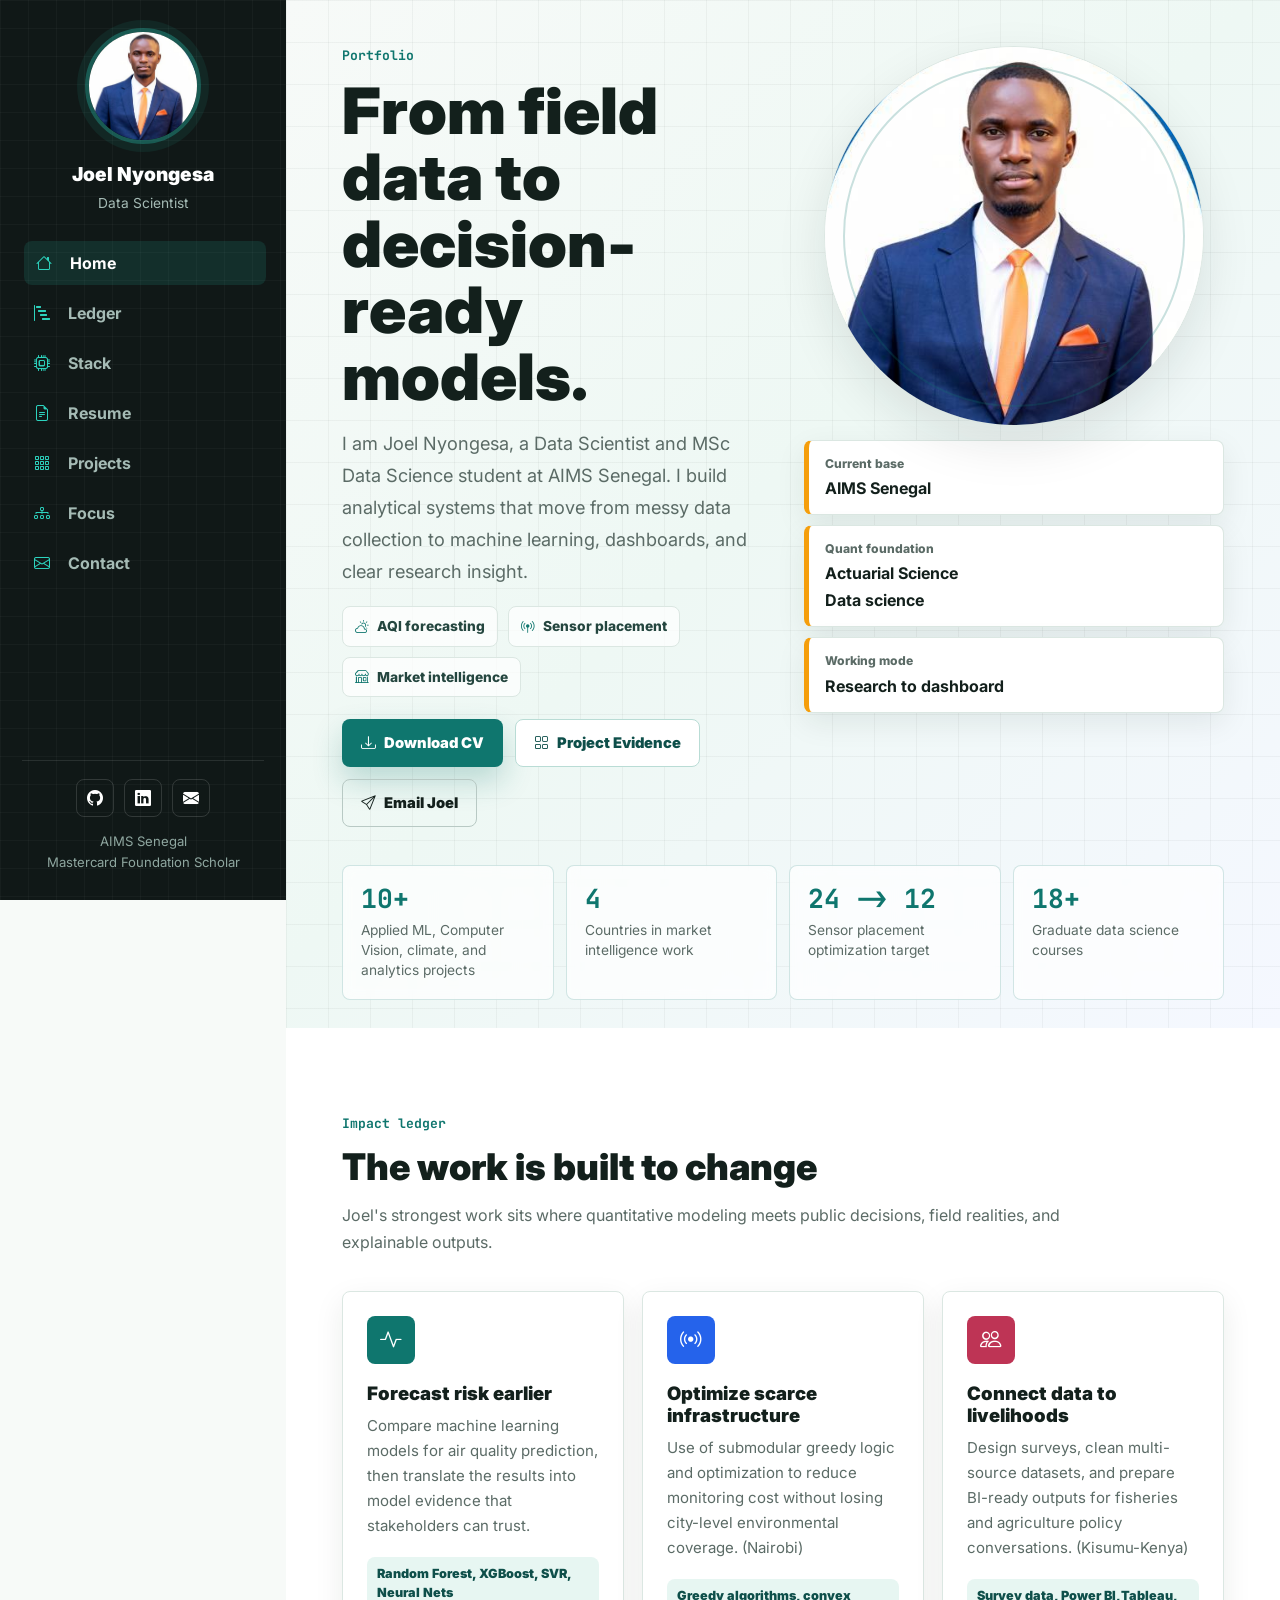
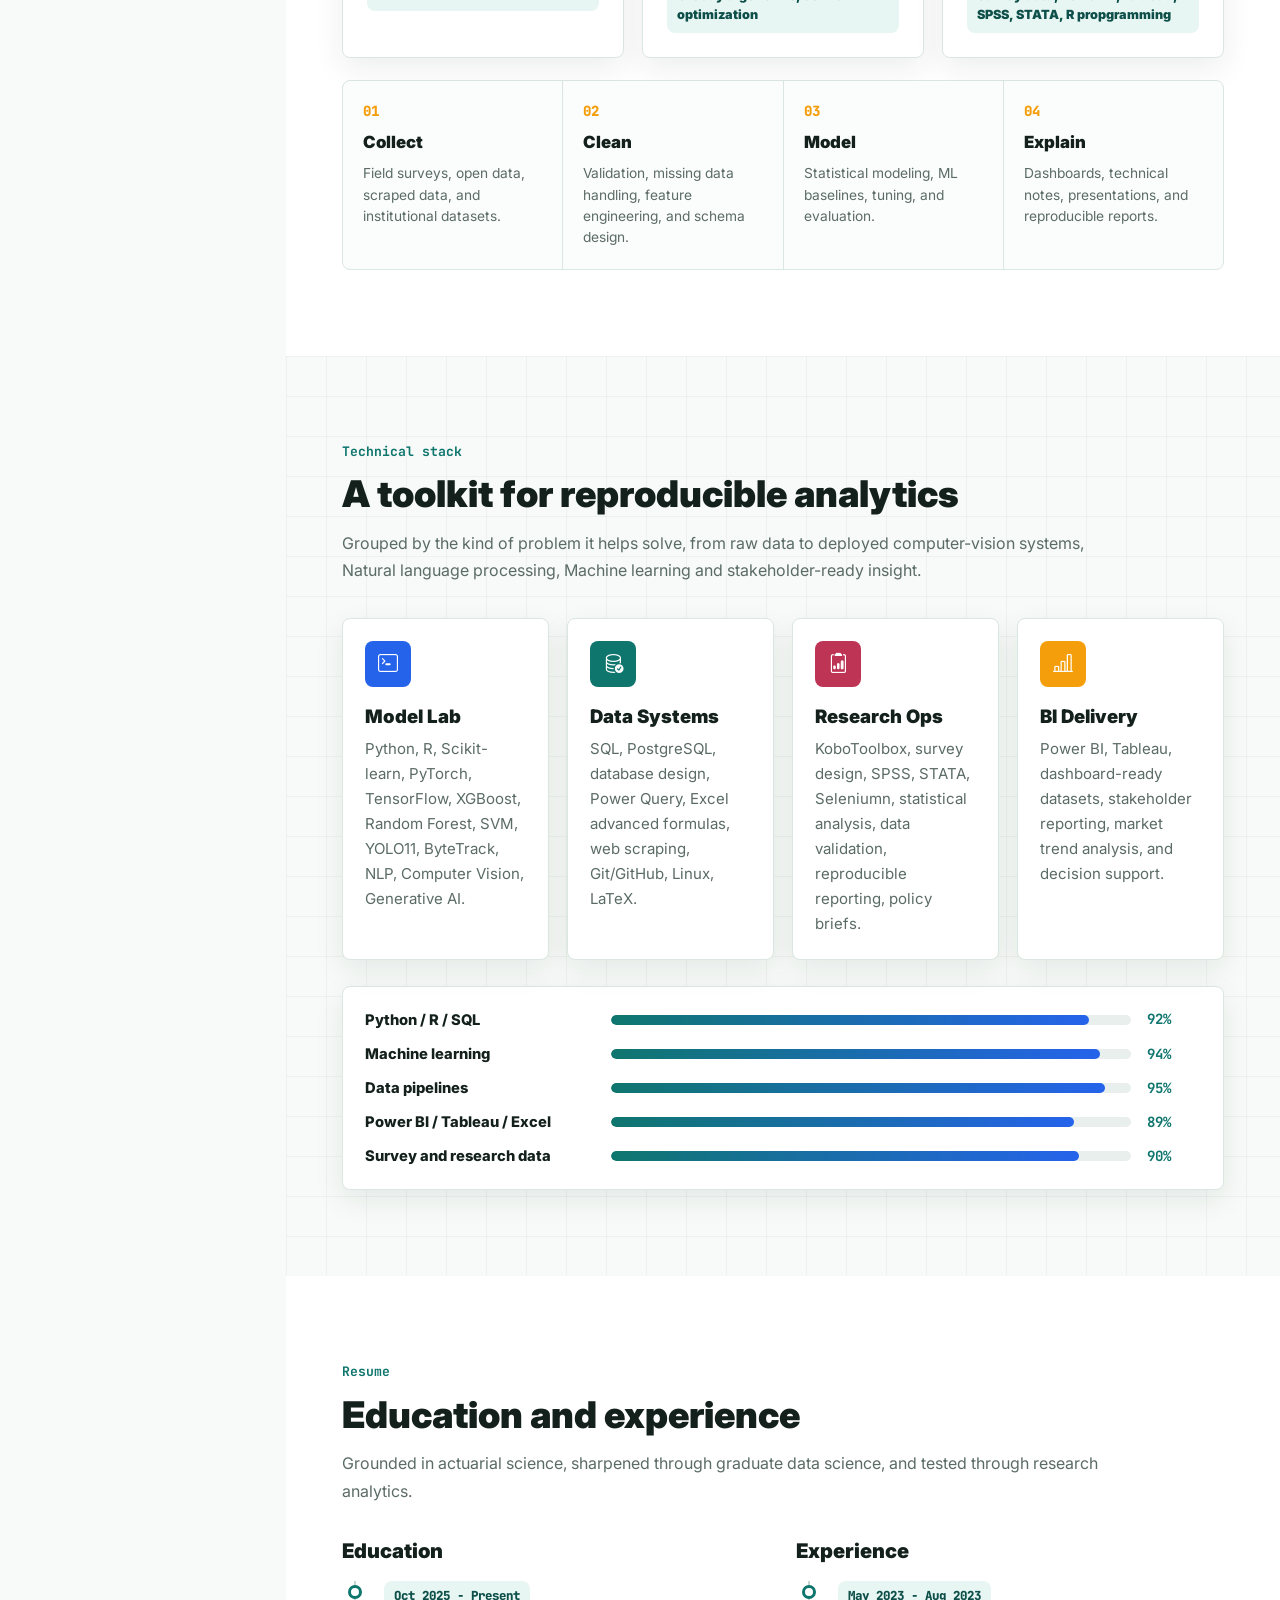
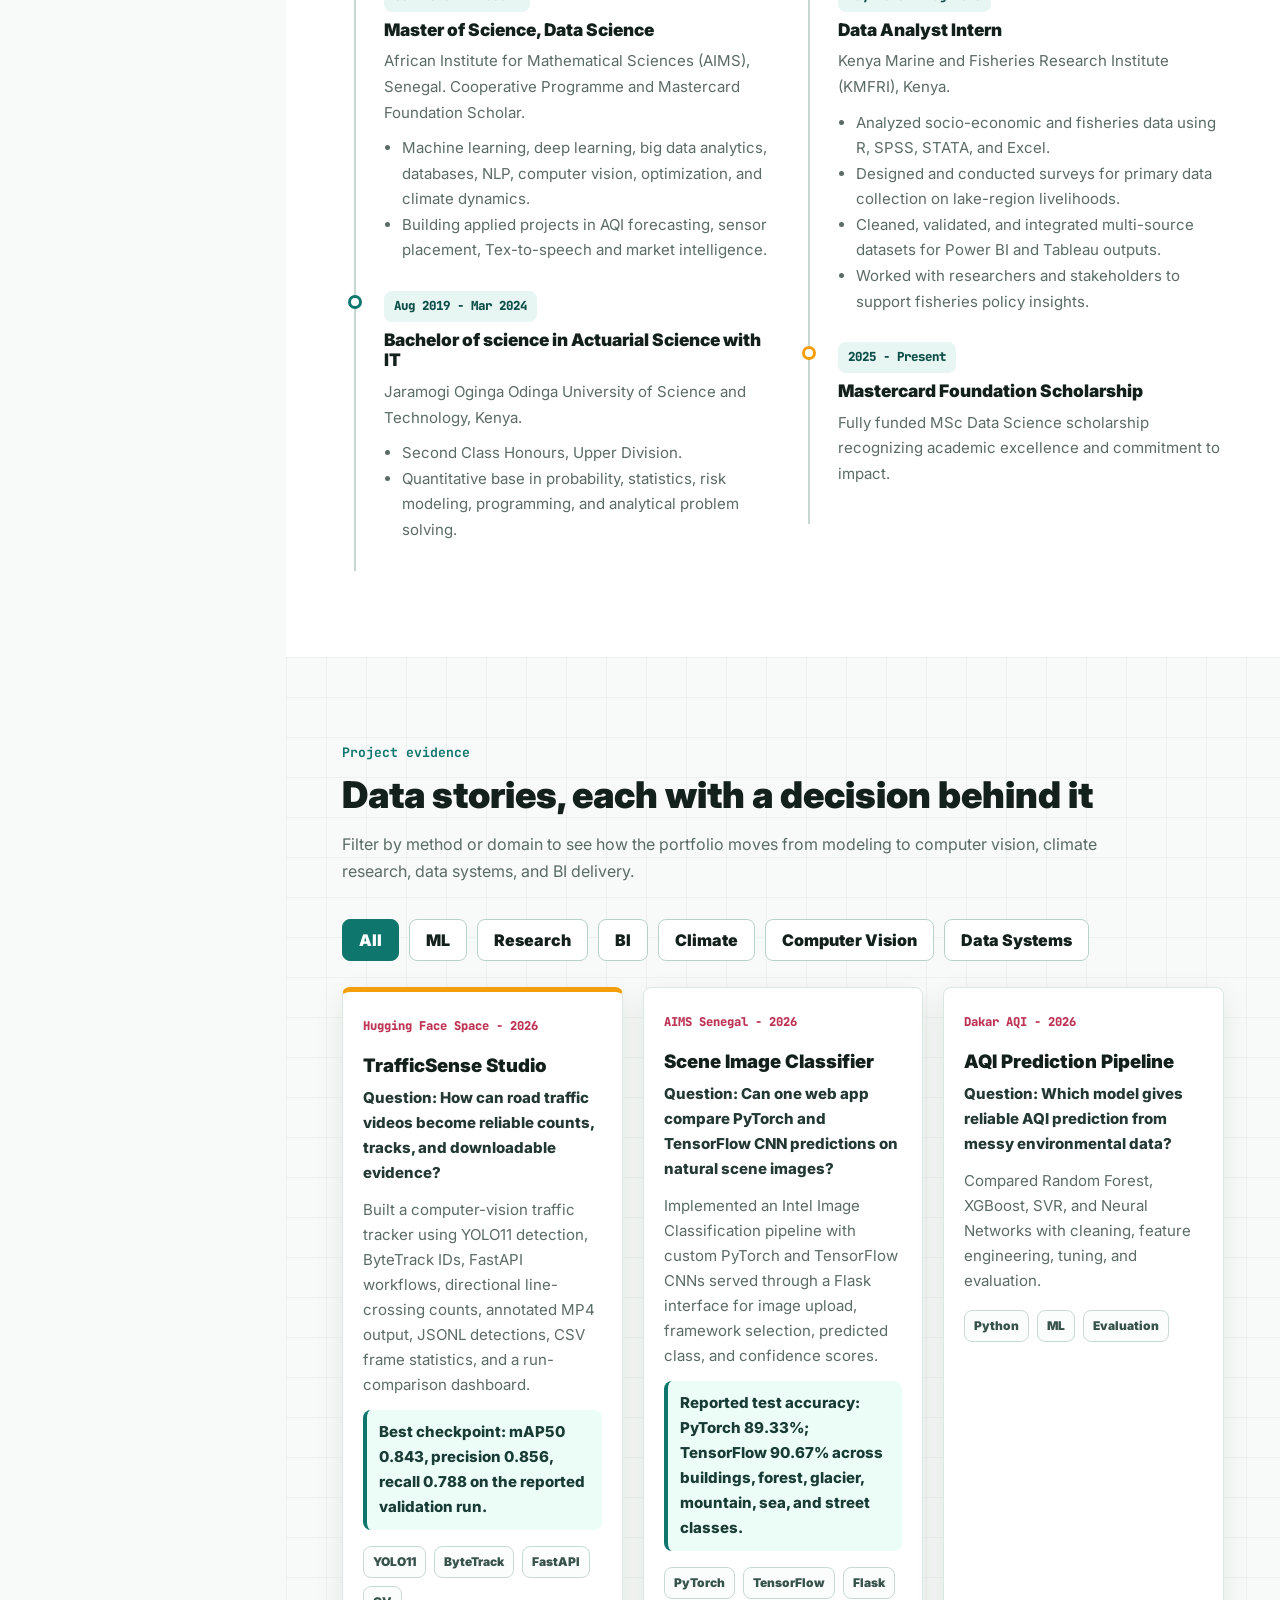
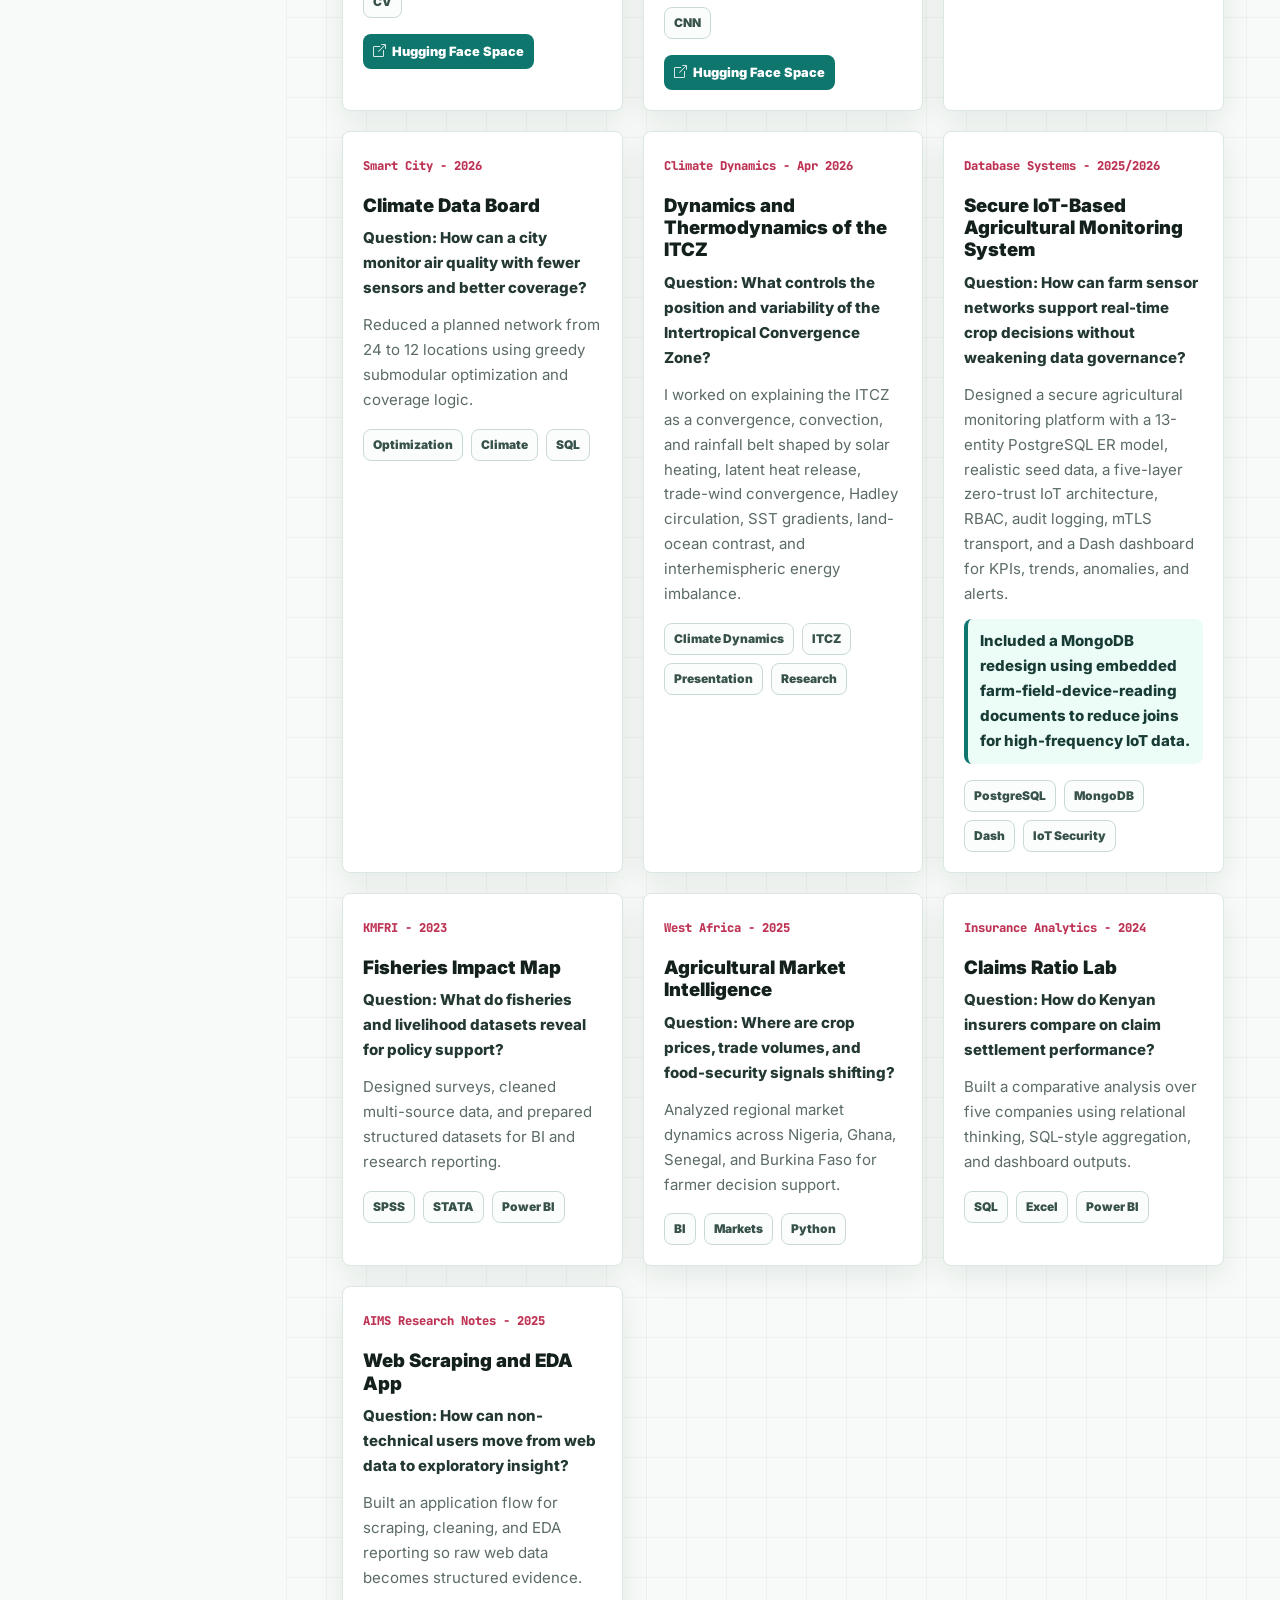
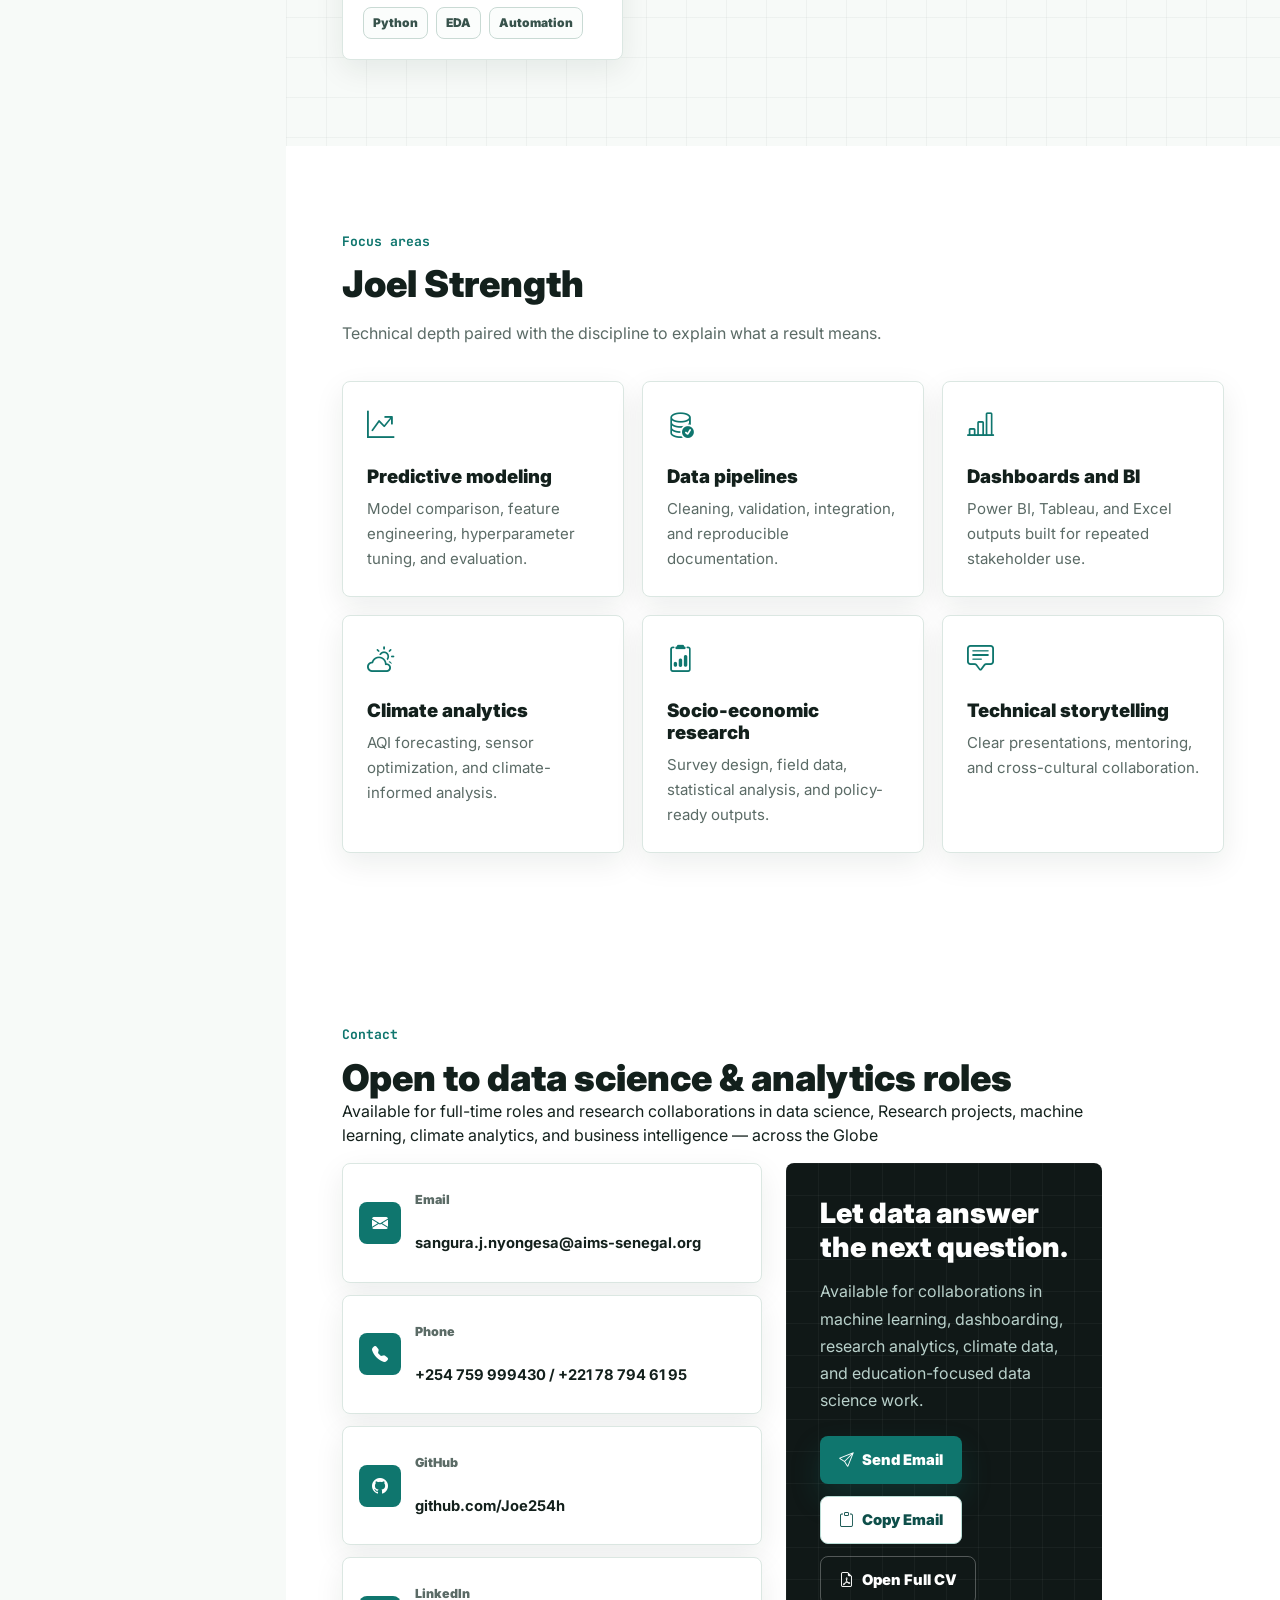
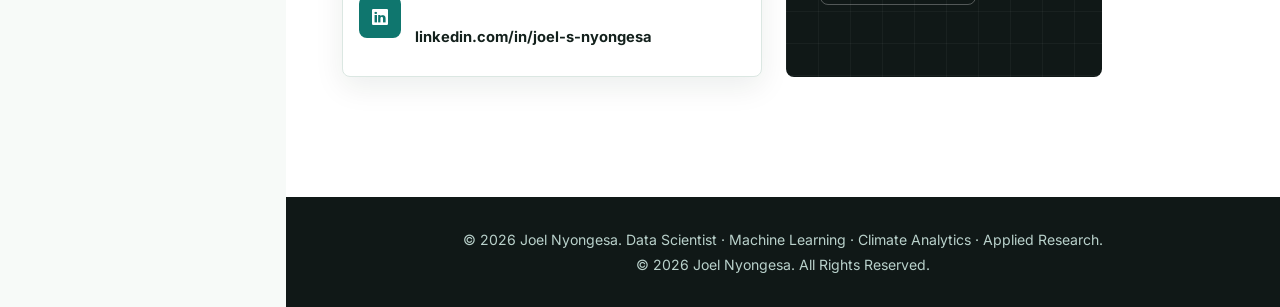
<file: index.html>
<!DOCTYPE html>
<html lang="en">

<head>
  <meta charset="utf-8">
  <meta name="viewport" content="width=device-width, initial-scale=1.0">
  <title>Joel Nyongesa | Data Scientist</title>
  <meta name="description" content="Personal resume and data science portfolio for Joel Nyongesa, an AIMS Senegal MSc Data Science student, Mastercard Foundation Scholar, and applied analytics practitioner.">
  <meta name="keywords" content="Joel Nyongesa, data scientist, data analyst, machine learning, Python, R, SQL, AIMS Senegal, Mastercard Foundation Scholar">

  <link href="assets/img/favicon.png" rel="icon">
  <link href="assets/img/apple-touch-icon.png" rel="apple-touch-icon">

  <link rel="preconnect" href="https://fonts.googleapis.com">
  <link rel="preconnect" href="https://fonts.gstatic.com" crossorigin>
  <link href="https://fonts.googleapis.com/css2?family=Inter:wght@400;500;600;700;800;900&family=JetBrains+Mono:wght@500;700&display=swap" rel="stylesheet">

  <link href="assets/vendor/bootstrap/css/bootstrap.min.css" rel="stylesheet">
  <link href="assets/vendor/bootstrap-icons/bootstrap-icons.css" rel="stylesheet">
  <link href="assets/vendor/aos/aos.css" rel="stylesheet">
  <link href="assets/css/portfolio-lab.css" rel="stylesheet">

  <!-- =======================================================
  * Built from the BootstrapMade resume/CV template direction.
  * Original template reference: MyResume by BootstrapMade.com
  * Template URL: https://bootstrapmade.com/free-html-bootstrap-template-my-resume/
  * License: https://bootstrapmade.com/license/
  * Customized into a data science portfolio for Joel Nyongesa.
  ======================================================== -->
</head>

<body>
  <button class="mobile-toggle" id="mobileToggle" type="button" aria-label="Open navigation">
    <i class="bi bi-list"></i>
  </button>

  <aside class="side-rail" id="sideRail" aria-label="Primary navigation">
    <a class="rail-brand" href="#home" aria-label="Joel Nyongesa home">
      <img src="assets/img/joel-nyongesa-profile.jpg" alt="Joel Nyongesa portrait">
      <span>Joel Nyongesa</span>
      <small>Data Scientist</small>
    </a>

    <nav class="rail-nav">
      <a href="#home" class="active"><i class="bi bi-house"></i><span>Home</span></a>
      <a href="#ledger"><i class="bi bi-bar-chart-steps"></i><span>Ledger</span></a>
      <a href="#stack"><i class="bi bi-cpu"></i><span>Stack</span></a>
      <a href="#resume"><i class="bi bi-file-earmark-text"></i><span>Resume</span></a>
      <a href="#projects"><i class="bi bi-grid-3x3-gap"></i><span>Projects</span></a>
      <a href="#focus"><i class="bi bi-diagram-3"></i><span>Focus</span></a>
      <a href="#contact"><i class="bi bi-envelope"></i><span>Contact</span></a>
    </nav>

    <div class="rail-footer">
      <div class="rail-social">
        <a href="https://github.com/Joe254h" target="_blank" rel="noopener" aria-label="GitHub"><i class="bi bi-github"></i></a>
        <a href="https://www.linkedin.com/in/joel-s-nyongesa" target="_blank" rel="noopener" aria-label="LinkedIn"><i class="bi bi-linkedin"></i></a>
        <a href="mailto:sangura.j.nyongesa@aims-senegal.org" aria-label="Email"><i class="bi bi-envelope-fill"></i></a>
      </div>
      <p>AIMS Senegal<br>Mastercard Foundation Scholar</p>
    </div>
  </aside>

  <main class="page-shell">
    <section id="home" class="hero-section">
      <div class="container-fluid px-0">
        <div class="hero-grid">
          <div class="hero-copy" data-aos="fade-up">
            <p class="eyebrow">Portfolio</p>
            <h1>From field data to decision-ready models.</h1>
            <p class="hero-lead">I am Joel Nyongesa, a Data Scientist and MSc Data Science student at AIMS Senegal. I build analytical systems that move from messy data collection to machine learning, dashboards, and clear research insight.</p>

            <div class="hero-current" aria-label="Current focus areas">
              <span><i class="bi bi-cloud-sun"></i> AQI forecasting</span>
              <span><i class="bi bi-broadcast-pin"></i> Sensor placement</span>
              <span><i class="bi bi-shop"></i> Market intelligence</span>
            </div>

            <div class="hero-actions">
              <a href="assets/Joel_Nyongesa_CV.pdf" target="_blank" rel="noopener" class="btn-lab primary"><i class="bi bi-download"></i> Download CV</a>
              <a href="#projects" class="btn-lab secondary"><i class="bi bi-grid"></i> Project Evidence</a>
              <a href="mailto:sangura.j.nyongesa@aims-senegal.org" class="btn-lab ghost"><i class="bi bi-send"></i> Email Joel</a>
            </div>
          </div>

          <div class="profile-studio" data-aos="fade-left" data-aos-delay="120">
            <div class="portrait-frame">
              <img src="assets/img/joel-nyongesa-profile.jpg" alt="Joel Nyongesa in a blue suit">
            </div>
            <div class="studio-notes">
              <div>
                <span>Current base</span>
                <strong>AIMS Senegal</strong>
              </div>
              <div>
                <span>Quant foundation</span>
                <strong>Actuarial Science</strong>
                <strong>Data science</strong>
              </div>
              <div>
                <span>Working mode</span>
                <strong>Research to dashboard</strong>
              </div>
            </div>
          </div>
        </div>

        <div class="hero-metrics" data-aos="fade-up" data-aos-delay="220">
          <div><strong>10+</strong><span>Applied ML, Computer Vision, climate, and analytics projects</span></div>
          <div><strong>4</strong><span>Countries in market intelligence work</span></div>
          <div><strong>24 -> 12</strong><span>Sensor placement optimization target</span></div>
          <div><strong>18+</strong><span>Graduate data science courses</span></div>
        </div>
      </div>
    </section>

    <section id="ledger" class="section-block">
      <div class="section-heading" data-aos="fade-up">
        <p class="eyebrow">Impact ledger</p>
        <h2>The work is built to change</h2>
        <p>Joel's strongest work sits where quantitative modeling meets public decisions, field realities, and explainable outputs.</p>
      </div>

      <div class="ledger-grid">
        <article class="ledger-card" data-aos="fade-up" data-aos-delay="50">
          <i class="bi bi-activity"></i>
          <h3>Forecast risk earlier</h3>
          <p>Compare machine learning models for air quality prediction, then translate the results into model evidence that stakeholders can trust.</p>
          <span>Random Forest, XGBoost, SVR, Neural Nets</span>
        </article>
        <article class="ledger-card" data-aos="fade-up" data-aos-delay="100">
          <i class="bi bi-broadcast"></i>
          <h3>Optimize scarce infrastructure</h3>
          <p>Use of submodular greedy logic and optimization to reduce monitoring cost without losing city-level environmental coverage. (Nairobi) </p>
          <span>Greedy algorithms, convex optimization</span>
        </article>
        <article class="ledger-card" data-aos="fade-up" data-aos-delay="150">
          <i class="bi bi-people"></i>
          <h3>Connect data to livelihoods</h3>
          <p>Design surveys, clean multi-source datasets, and prepare BI-ready outputs for fisheries and agriculture policy conversations. (Kisumu-Kenya)</p>
          <span>Survey data, Power BI,Tableau, SPSS, STATA, R propgramming</span>
        </article>
      </div>

      <div class="workflow-band" data-aos="fade-up" data-aos-delay="180">
        <div><span>01</span><strong>Collect</strong><p>Field surveys, open data, scraped data, and institutional datasets.</p></div>
        <div><span>02</span><strong>Clean</strong><p>Validation, missing data handling, feature engineering, and schema design.</p></div>
        <div><span>03</span><strong>Model</strong><p>Statistical modeling, ML baselines, tuning, and evaluation.</p></div>
        <div><span>04</span><strong>Explain</strong><p>Dashboards, technical notes, presentations, and reproducible reports.</p></div>
      </div>
    </section>

    <section id="stack" class="section-block alt-section">
      <div class="section-heading" data-aos="fade-up">
        <p class="eyebrow">Technical stack</p>
        <h2>A toolkit for reproducible analytics</h2>
          <p>Grouped by the kind of problem it helps solve, from raw data to deployed computer-vision systems, Natural language processing, Machine learning and stakeholder-ready insight.</p>
      </div>

      <div class="stack-grid">
        <article class="stack-card" data-aos="fade-up" data-aos-delay="50">
          <div class="stack-icon"><i class="bi bi-terminal"></i></div>
          <h3>Model Lab</h3>
          <p>Python, R, Scikit-learn, PyTorch, TensorFlow, XGBoost, Random Forest, SVM, YOLO11, ByteTrack, NLP, Computer Vision, Generative AI.</p>
        </article>
        <article class="stack-card" data-aos="fade-up" data-aos-delay="100">
          <div class="stack-icon"><i class="bi bi-database-check"></i></div>
          <h3>Data Systems</h3>
          <p>SQL, PostgreSQL, database design, Power Query, Excel advanced formulas, web scraping, Git/GitHub, Linux, LaTeX.</p>
        </article>
        <article class="stack-card" data-aos="fade-up" data-aos-delay="150">
          <div class="stack-icon"><i class="bi bi-clipboard2-data"></i></div>
          <h3>Research Ops</h3>
          <p>KoboToolbox, survey design, SPSS, STATA, Seleniumn, statistical analysis, data validation,  reproducible reporting, policy briefs.</p>
        </article>
        <article class="stack-card" data-aos="fade-up" data-aos-delay="200">
          <div class="stack-icon"><i class="bi bi-bar-chart-line"></i></div>
          <h3>BI Delivery</h3>
          <p>Power BI, Tableau, dashboard-ready datasets, stakeholder reporting, market trend analysis, and decision support.</p>
        </article>
      </div>

      <div class="skill-matrix" data-aos="fade-up" data-aos-delay="250">
        <div class="matrix-row"><span>Python / R / SQL</span><div><i style="width:92%"></i></div><strong>92%</strong></div>
        <div class="matrix-row"><span>Machine learning</span><div><i style="width:94%"></i></div><strong>94%</strong></div>
        <div class="matrix-row"><span>Data pipelines</span><div><i style="width:95%"></i></div><strong>95%</strong></div>
        <div class="matrix-row"><span>Power BI / Tableau / Excel</span><div><i style="width:89%"></i></div><strong>89%</strong></div>
        <div class="matrix-row"><span>Survey and research data</span><div><i style="width:90%"></i></div><strong>90%</strong></div>
      </div>
    </section>

    <section id="resume" class="section-block">
      <div class="section-heading" data-aos="fade-up">
        <p class="eyebrow">Resume</p>
        <h2>Education and experience</h2>
        <p>Grounded in actuarial science, sharpened through graduate data science, and tested through research analytics.</p>
      </div>

      <div class="resume-grid">
        <div class="timeline-column" data-aos="fade-up" data-aos-delay="50">
          <h3>Education</h3>
          <article class="timeline-item">
            <span>Oct 2025 - Present</span>
            <h4>Master of Science, Data Science</h4>
            <p>African Institute for Mathematical Sciences (AIMS), Senegal. Cooperative Programme and Mastercard Foundation Scholar.</p>
            <ul>
              <li>Machine learning, deep learning, big data analytics, databases, NLP, computer vision, optimization, and climate dynamics.</li>
              <li>Building applied projects in AQI forecasting, sensor placement, Tex-to-speech and market intelligence.</li>
            </ul>
          </article>
          <article class="timeline-item">
            <span>Aug 2019 - Mar 2024</span>
            <h4>Bachelor of science in Actuarial Science with IT</h4>
            <p>Jaramogi Oginga Odinga University of Science and Technology, Kenya.</p>
            <ul>
              <li>Second Class Honours, Upper Division.</li>
              <li>Quantitative base in probability, statistics, risk modeling, programming, and analytical problem solving.</li>
            </ul>
          </article>
        </div>

        <div class="timeline-column" data-aos="fade-up" data-aos-delay="120">
          <h3>Experience</h3>
          <article class="timeline-item">
            <span>May 2023 - Aug 2023</span>
            <h4>Data Analyst Intern</h4>
            <p>Kenya Marine and Fisheries Research Institute (KMFRI), Kenya.</p>
            <ul>
              <li>Analyzed socio-economic and fisheries data using R, SPSS, STATA, and Excel.</li>
              <li>Designed and conducted surveys for primary data collection on lake-region livelihoods.</li>
              <li>Cleaned, validated, and integrated multi-source datasets for Power BI and Tableau outputs.</li>
              <li>Worked with researchers and stakeholders to support fisheries policy insights.</li>
            </ul>
          </article>
          <article class="timeline-item award-item">
            <span>2025 - Present</span>
            <h4>Mastercard Foundation Scholarship</h4>
            <p>Fully funded MSc Data Science scholarship recognizing academic excellence and commitment to impact.</p>
          </article>
        </div>
      </div>
    </section>

    <section id="projects" class="section-block alt-section">
      <div class="section-heading" data-aos="fade-up">
        <p class="eyebrow">Project evidence</p>
        <h2>Data stories, each with a decision behind it</h2>
        <p>Filter by method or domain to see how the portfolio moves from modeling to computer vision, climate research, data systems, and BI delivery.</p>
      </div>

      <div class="project-filters" data-aos="fade-up" data-aos-delay="80" aria-label="Project filters">
        <button type="button" class="active" data-filter="all">All</button>
        <button type="button" data-filter="ml">ML</button>
        <button type="button" data-filter="research">Research</button>
        <button type="button" data-filter="bi">BI</button>
        <button type="button" data-filter="climate">Climate</button>
        <button type="button" data-filter="cv">Computer Vision</button>
        <button type="button" data-filter="systems">Data Systems</button>
      </div>

      <div class="project-grid" id="projectGrid">
        <article class="project-card featured-project" data-cat="ml cv systems" data-aos="fade-up" data-aos-delay="50">
        
          <div class="project-body">
            <span class="project-kicker">Hugging Face Space - 2026</span>
            <h3>TrafficSense Studio</h3>
            <p class="project-question">Question: How can road traffic videos become reliable counts, tracks, and downloadable evidence?</p>
            <p>Built a computer-vision traffic tracker using YOLO11 detection, ByteTrack IDs, FastAPI workflows, directional line-crossing counts, annotated MP4 output, JSONL detections, CSV frame statistics, and a run-comparison dashboard.</p>
            <p class="project-metric">Best checkpoint: mAP50 0.843, precision 0.856, recall 0.788 on the reported validation run.</p>
            <div class="project-tags"><span>YOLO11</span><span>ByteTrack</span><span>FastAPI</span><span>CV</span></div>
            <div class="project-links"><a href="https://huggingface.co/spaces/joe254h/Traffic_tracker" target="_blank" rel="noopener"><i class="bi bi-box-arrow-up-right"></i> Hugging Face Space</a></div>
          </div>
        </article>

        <article class="project-card" data-cat="ml cv systems" data-aos="fade-up" data-aos-delay="100">
       
          <div class="project-body">
            <span class="project-kicker">AIMS Senegal - 2026</span>
            <h3>Scene Image Classifier</h3>
            <p class="project-question">Question: Can one web app compare PyTorch and TensorFlow CNN predictions on natural scene images?</p>
            <p>Implemented an Intel Image Classification pipeline with custom PyTorch and TensorFlow CNNs served through a Flask interface for image upload, framework selection, predicted class, and confidence scores.</p>
            <p class="project-metric">Reported test accuracy: PyTorch 89.33%; TensorFlow 90.67% across buildings, forest, glacier, mountain, sea, and street classes.</p>
            <div class="project-tags"><span>PyTorch</span><span>TensorFlow</span><span>Flask</span><span>CNN</span></div>
            <div class="project-links"><a href="https://huggingface.co/spaces/joe254h/scene-image-classifier" target="_blank" rel="noopener"><i class="bi bi-box-arrow-up-right"></i> Hugging Face Space</a></div>
          </div>
        </article>

        <article class="project-card" data-cat="ml climate" data-aos="fade-up" data-aos-delay="50">
        
          <div class="project-body">
            <span class="project-kicker">Dakar AQI - 2026</span>
            <h3>AQI Prediction Pipeline</h3>
            <p class="project-question">Question: Which model gives reliable AQI prediction from messy environmental data?</p>
            <p>Compared Random Forest, XGBoost, SVR, and Neural Networks with cleaning, feature engineering, tuning, and evaluation.</p>
            <div class="project-tags"><span>Python</span><span>ML</span><span>Evaluation</span></div>
          </div>
        </article>

        <article class="project-card" data-cat="ml climate" data-aos="fade-up" data-aos-delay="100">
          
          <div class="project-body">
            <span class="project-kicker">Smart City - 2026</span>
            <h3>Climate Data Board</h3>
            <p class="project-question">Question: How can a city monitor air quality with fewer sensors and better coverage?</p>
            <p>Reduced a planned network from 24 to 12 locations using greedy submodular optimization and coverage logic.</p>
            <div class="project-tags"><span>Optimization</span><span>Climate</span><span>SQL</span></div>
          </div>
        </article>

        <article class="project-card" data-cat="research climate" data-aos="fade-up" data-aos-delay="150">
      
          <div class="project-body">
            <span class="project-kicker">Climate Dynamics - Apr 2026</span>
            <h3>Dynamics and Thermodynamics of the ITCZ</h3>
            <p class="project-question">Question: What controls the position and variability of the Intertropical Convergence Zone?</p>
            <p>I worked on explaining the ITCZ as a convergence, convection, and rainfall belt shaped by solar heating, latent heat release, trade-wind convergence, Hadley circulation, SST gradients, land-ocean contrast, and interhemispheric energy imbalance.</p>
            <div class="project-tags"><span>Climate Dynamics</span><span>ITCZ</span><span>Presentation</span><span>Research</span></div>
          </div>
        </article>

        <article class="project-card" data-cat="bi systems research" data-aos="fade-up" data-aos-delay="100">
         
          <div class="project-body">
            <span class="project-kicker">Database Systems - 2025/2026</span>
            <h3>Secure IoT-Based Agricultural Monitoring System</h3>
            <p class="project-question">Question: How can farm sensor networks support real-time crop decisions without weakening data governance?</p>
            <p>Designed a secure agricultural monitoring platform with a 13-entity PostgreSQL ER model, realistic seed data, a five-layer zero-trust IoT architecture, RBAC, audit logging, mTLS transport, and a Dash dashboard for KPIs, trends, anomalies, and alerts.</p>
            <p class="project-metric">Included a MongoDB redesign using embedded farm-field-device-reading documents to reduce joins for high-frequency IoT data.</p>
            <div class="project-tags"><span>PostgreSQL</span><span>MongoDB</span><span>Dash</span><span>IoT Security</span></div>
          </div>
        </article>

        <article class="project-card" data-cat="research bi" data-aos="fade-up" data-aos-delay="150">
          
          <div class="project-body">
            <span class="project-kicker">KMFRI - 2023</span>
            <h3>Fisheries Impact Map</h3>
            <p class="project-question">Question: What do fisheries and livelihood datasets reveal for policy support?</p>
            <p>Designed surveys, cleaned multi-source data, and prepared structured datasets for BI and research reporting.</p>
            <div class="project-tags"><span>SPSS</span><span>STATA</span><span>Power BI</span></div>
          </div>
        </article>

        <article class="project-card" data-cat="research bi" data-aos="fade-up" data-aos-delay="50">
        
          <div class="project-body">
            <span class="project-kicker">West Africa - 2025</span>
            <h3>Agricultural Market Intelligence</h3>
            <p class="project-question">Question: Where are crop prices, trade volumes, and food-security signals shifting?</p>
            <p>Analyzed regional market dynamics across Nigeria, Ghana, Senegal, and Burkina Faso for farmer decision support.</p>
            <div class="project-tags"><span>BI</span><span>Markets</span><span>Python</span></div>
          </div>
        </article>

        <article class="project-card" data-cat="bi" data-aos="fade-up" data-aos-delay="100">
         
          <div class="project-body">
            <span class="project-kicker">Insurance Analytics - 2024</span>
            <h3>Claims Ratio Lab</h3>
            <p class="project-question">Question: How do Kenyan insurers compare on claim settlement performance?</p>
            <p>Built a comparative analysis over five companies using relational thinking, SQL-style aggregation, and dashboard outputs.</p>
            <div class="project-tags"><span>SQL</span><span>Excel</span><span>Power BI</span></div>
          </div>
        </article>

        <article class="project-card" data-cat="research" data-aos="fade-up" data-aos-delay="150">
          
          <div class="project-body">
            <span class="project-kicker">AIMS Research Notes - 2025</span>
            <h3>Web Scraping and EDA App</h3>
            <p class="project-question">Question: How can non-technical users move from web data to exploratory insight?</p>
            <p>Built an application flow for scraping, cleaning, and EDA reporting so raw web data becomes structured evidence.</p>
            <div class="project-tags"><span>Python</span><span>EDA</span><span>Automation</span></div>
          </div>
        </article>
      </div>
    </section>

    <section id="focus" class="section-block">
      <div class="section-heading" data-aos="fade-up">
        <p class="eyebrow">Focus areas</p>
        <h2>Joel Strength</h2>
        <p>Technical depth paired with the discipline to explain what a result means.</p>
      </div>

      <div class="focus-grid">
        <article data-aos="fade-up" data-aos-delay="50"><i class="bi bi-graph-up-arrow"></i><h3>Predictive modeling</h3><p>Model comparison, feature engineering, hyperparameter tuning, and evaluation.</p></article>
        <article data-aos="fade-up" data-aos-delay="100"><i class="bi bi-database-check"></i><h3>Data pipelines</h3><p>Cleaning, validation, integration, and reproducible documentation.</p></article>
        <article data-aos="fade-up" data-aos-delay="150"><i class="bi bi-bar-chart-line"></i><h3>Dashboards and BI</h3><p>Power BI, Tableau, and Excel outputs built for repeated stakeholder use.</p></article>
        <article data-aos="fade-up" data-aos-delay="200"><i class="bi bi-cloud-sun"></i><h3>Climate analytics</h3><p>AQI forecasting, sensor optimization, and climate-informed analysis.</p></article>
        <article data-aos="fade-up" data-aos-delay="250"><i class="bi bi-clipboard2-data"></i><h3>Socio-economic research</h3><p>Survey design, field data, statistical analysis, and policy-ready outputs.</p></article>
        <article data-aos="fade-up" data-aos-delay="300"><i class="bi bi-chat-square-text"></i><h3>Technical storytelling</h3><p>Clear presentations, mentoring, and cross-cultural collaboration.</p></article>
      </div>
    </section>

    <section id="contact" class="section-block contact-section">
      <div class="section-heading" data-aos="fade-up">
        <p class="eyebrow">Contact</p>
        <h2>Open to data science & analytics roles</h2>
        <p>Available for full-time roles and research collaborations in data science, Research projects, machine learning, climate analytics, and business intelligence — across the Globe</p>      
        
        <div class="contact-grid">
        <div class="contact-list" data-aos="fade-up" data-aos-delay="80">
          <a href="mailto:sangura.j.nyongesa@aims-senegal.org"><i class="bi bi-envelope-fill"></i><span>Email</span><strong>sangura.j.nyongesa@aims-senegal.org</strong></a>
          <a href="tel:+254759999430"><i class="bi bi-telephone-fill"></i><span>Phone</span><strong>+254 759 999430 / +221 78 794 61 95</strong></a>
          <a href="https://github.com/Joe254h" target="_blank" rel="noopener"><i class="bi bi-github"></i><span>GitHub</span><strong>github.com/Joe254h</strong></a>
          <a href="https://www.linkedin.com/in/joel-s-nyongesa" target="_blank" rel="noopener"><i class="bi bi-linkedin"></i><span>LinkedIn</span><strong>linkedin.com/in/joel-s-nyongesa</strong></a>
        </div>

        <div class="contact-panel" data-aos="fade-up" data-aos-delay="140">
          <h3>Let data answer the next question.</h3>
          <p>Available for collaborations in machine learning, dashboarding, research analytics, climate data, and education-focused data science work.</p>
          <div class="contact-actions">
            <a href="mailto:sangura.j.nyongesa@aims-senegal.org?subject=Data%20Science%20Collaboration" class="btn-lab primary"><i class="bi bi-send"></i> Send Email</a>
            <button id="copyEmail" type="button" class="btn-lab secondary"><i class="bi bi-clipboard"></i> Copy Email</button>
            <a href="assets/Joel_Nyongesa_CV.pdf" target="_blank" rel="noopener" class="btn-lab ghost"><i class="bi bi-file-earmark-pdf"></i> Open Full CV</a>
          </div>
          <p class="copy-status" id="copyStatus" aria-live="polite"></p>
        </div>
      </div>
    </section>
  </main>

  <footer class="site-footer">
    <p>&copy; <span id="currentYear">2026</span> Joel Nyongesa. Data Scientist · Machine Learning · Climate Analytics · Applied Research.</p>
   
    <p>© 2026 Joel Nyongesa. All Rights Reserved.</p>
  
  </footer>

  <a href="#home" id="scrollTop" class="scroll-top" aria-label="Back to top"><i class="bi bi-arrow-up-short"></i></a>

  <script src="assets/vendor/bootstrap/js/bootstrap.bundle.min.js"></script>
  <script src="assets/vendor/aos/aos.js"></script>
  <script src="assets/js/portfolio-lab.js"></script>
</body>

</html>
</file>
<file: assets/css/portfolio-lab.css>
:root {
  --ink: #13201c;
  --muted: #5b6b66;
  --panel: #ffffff;
  --paper: #f7faf8;
  --wash: #eaf5f0;
  --line: #dbe7e2;
  --teal: #0f766e;
  --mint: #2dd4bf;
  --blue: #2563eb;
  --gold: #f59e0b;
  --rose: #be3455;
  --rail: #101817;
  --shadow: 0 18px 50px rgba(19, 32, 28, 0.1);
  --soft-shadow: 0 10px 30px rgba(19, 32, 28, 0.08);
}

* {
  box-sizing: border-box;
}

html {
  scroll-behavior: smooth;
}

body {
  margin: 0;
  color: var(--ink);
  background: var(--paper);
  font-family: "Inter", Arial, sans-serif;
  letter-spacing: 0;
  overflow-x: hidden;
}

body.nav-open {
  overflow: hidden;
}

a {
  color: inherit;
}

img {
  max-width: 100%;
}

section {
  scroll-margin-top: 32px;
}

[data-aos] {
  opacity: 1 !important;
  transform: none !important;
  pointer-events: auto;
}

.mobile-toggle {
  display: none;
  position: fixed;
  top: 16px;
  left: 16px;
  z-index: 1100;
  width: 44px;
  height: 44px;
  border: 0;
  border-radius: 8px;
  color: #ffffff;
  background: var(--teal);
  box-shadow: var(--soft-shadow);
}

.side-rail {
  position: fixed;
  inset: 0 auto 0 0;
  z-index: 1000;
  width: 286px;
  padding: 28px 22px;
  color: #d7efea;
  background:
    linear-gradient(rgba(255, 255, 255, 0.03) 1px, transparent 1px),
    linear-gradient(90deg, rgba(255, 255, 255, 0.03) 1px, transparent 1px),
    var(--rail);
  background-size: 28px 28px;
  display: flex;
  flex-direction: column;
  gap: 28px;
  overflow-y: auto;
}

.rail-brand {
  display: block;
  text-align: center;
  text-decoration: none;
}

.rail-brand img {
  width: 116px;
  height: 116px;
  border-radius: 999px;
  object-fit: cover;
  border: 4px solid rgba(45, 212, 191, 0.35);
  box-shadow: 0 0 0 8px rgba(45, 212, 191, 0.08);
}

.rail-brand span {
  display: block;
  margin-top: 16px;
  color: #ffffff;
  font-weight: 900;
  font-size: 1.2rem;
}

.rail-brand small {
  display: block;
  margin-top: 4px;
  color: #a5bbb5;
  font-size: 0.86rem;
}

.rail-nav {
  display: grid;
  gap: 6px;
}

.rail-nav a {
  display: flex;
  align-items: center;
  gap: 12px;
  min-height: 44px;
  padding: 10px 12px;
  border-radius: 8px;
  color: #a5bbb5;
  text-decoration: none;
  font-weight: 700;
  transition: background 0.2s ease, color 0.2s ease, transform 0.2s ease;
}

.rail-nav a i {
  width: 22px;
  color: var(--mint);
  font-size: 1rem;
}

.rail-nav a:hover,
.rail-nav a.active {
  color: #ffffff;
  background: rgba(45, 212, 191, 0.12);
  transform: translateX(2px);
}

.rail-footer {
  margin-top: auto;
  padding-top: 18px;
  border-top: 1px solid rgba(255, 255, 255, 0.1);
}

.rail-social {
  display: flex;
  gap: 10px;
  justify-content: center;
  margin-bottom: 14px;
}

.rail-social a {
  display: inline-flex;
  align-items: center;
  justify-content: center;
  width: 38px;
  height: 38px;
  border: 1px solid rgba(255, 255, 255, 0.14);
  border-radius: 8px;
  color: #ffffff;
  text-decoration: none;
}

.rail-social a:hover {
  color: #10201d;
  background: var(--mint);
}

.rail-footer p {
  margin: 0;
  color: #8fa7a0;
  text-align: center;
  font-size: 0.82rem;
  line-height: 1.55;
}

.page-shell,
.site-footer {
  margin-left: 286px;
}

.hero-section {
  min-height: 100vh;
  padding: 46px 56px 28px;
  background:
    linear-gradient(rgba(19, 32, 28, 0.045) 1px, transparent 1px),
    linear-gradient(90deg, rgba(19, 32, 28, 0.045) 1px, transparent 1px),
    linear-gradient(135deg, #f7faf8 0%, #eef8f4 48%, #f5f8ff 100%);
  background-size: 42px 42px, 42px 42px, auto;
  display: flex;
  align-items: center;
}

.hero-section > .container-fluid {
  width: 100%;
  min-width: 0;
}

.hero-grid {
  display: grid;
  grid-template-columns: minmax(0, 1.1fr) minmax(300px, 420px);
  gap: 46px;
  align-items: center;
  max-width: 1180px;
  width: 100%;
  min-width: 0;
}

.eyebrow {
  margin: 0 0 12px;
  color: var(--teal);
  font-family: "JetBrains Mono", monospace;
  font-size: 0.82rem;
  font-weight: 700;
  letter-spacing: 0;
}

.hero-copy h1 {
  max-width: 780px;
  margin: 0;
  color: var(--ink);
  font-size: 4rem;
  line-height: 1.04;
  font-weight: 900;
}

.hero-copy,
.profile-studio,
.section-heading,
.project-card,
.contact-panel {
  min-width: 0;
}

.hero-lead {
  max-width: 720px;
  margin: 18px 0 0;
  color: var(--muted);
  font-size: 1.14rem;
  line-height: 1.75;
  overflow-wrap: break-word;
}

.hero-current {
  display: flex;
  flex-wrap: wrap;
  gap: 10px;
  margin-top: 18px;
}

.hero-current span {
  display: inline-flex;
  align-items: center;
  gap: 8px;
  padding: 9px 12px;
  border: 1px solid var(--line);
  border-radius: 8px;
  color: #24463f;
  background: rgba(255, 255, 255, 0.72);
  font-weight: 800;
  font-size: 0.86rem;
}

.hero-current i {
  color: var(--teal);
}

.hero-actions,
.contact-actions {
  display: flex;
  flex-wrap: wrap;
  gap: 12px;
  margin-top: 22px;
}

.btn-lab {
  display: inline-flex;
  align-items: center;
  justify-content: center;
  min-height: 46px;
  padding: 12px 18px;
  border-radius: 8px;
  border: 1px solid transparent;
  text-decoration: none;
  font-weight: 900;
  transition: transform 0.2s ease, box-shadow 0.2s ease, background 0.2s ease, color 0.2s ease;
  cursor: pointer;
  font-size: 0.92rem;
}

.btn-lab i {
  margin-right: 8px;
}

.btn-lab:hover {
  transform: translateY(-2px);
}

.btn-lab.primary {
  color: #ffffff;
  background: var(--teal);
  box-shadow: 0 14px 30px rgba(15, 118, 110, 0.24);
}

.btn-lab.primary:hover {
  color: #ffffff;
  background: #0b5f58;
}

.btn-lab.secondary {
  color: #0e4f4a;
  background: #ffffff;
  border-color: #b9dcd5;
}

.btn-lab.secondary:hover {
  color: #ffffff;
  background: var(--blue);
  border-color: var(--blue);
}

.btn-lab.ghost {
  color: var(--ink);
  background: transparent;
  border-color: #b8c9c4;
}

.btn-lab.ghost:hover {
  color: #ffffff;
  background: var(--ink);
  border-color: var(--ink);
}

.profile-studio {
  align-self: stretch;
}

.portrait-frame {
  position: relative;
  overflow: hidden;
  width: min(100%, 380px);
  aspect-ratio: 1;
  margin-inline: auto;
  border-radius: 999px;
  background: #ffffff;
  border: 1px solid var(--line);
  box-shadow: var(--shadow);
}

.portrait-frame::before {
  content: "";
  position: absolute;
  inset: 18px;
  border: 2px solid rgba(15, 118, 110, 0.22);
  border-radius: 999px;
  pointer-events: none;
}

.portrait-frame img {
  width: 100%;
  height: 100%;
  object-fit: cover;
  object-position: center top;
  display: block;
}

.studio-notes {
  display: grid;
  grid-template-columns: 1fr;
  gap: 10px;
  margin-top: 14px;
}

.studio-notes div {
  padding: 14px 16px;
  border: 1px solid var(--line);
  border-left: 5px solid var(--gold);
  border-radius: 8px;
  background: #ffffff;
  box-shadow: var(--soft-shadow);
}

.studio-notes span {
  display: block;
  color: var(--muted);
  font-size: 0.76rem;
  font-weight: 800;
}

.studio-notes strong {
  display: block;
  margin-top: 3px;
  color: var(--ink);
  font-size: 1rem;
}

.hero-metrics {
  display: grid;
  grid-template-columns: repeat(4, minmax(0, 1fr));
  max-width: 1180px;
  gap: 12px;
  margin-top: 38px;
}

.hero-metrics div {
  min-height: 112px;
  padding: 18px;
  border: 1px solid rgba(15, 118, 110, 0.18);
  border-radius: 8px;
  background: rgba(255, 255, 255, 0.72);
  backdrop-filter: blur(6px);
}

.hero-metrics strong {
  display: block;
  color: var(--teal);
  font-family: "JetBrains Mono", monospace;
  font-size: 1.65rem;
  line-height: 1.1;
}

.hero-metrics span {
  display: block;
  margin-top: 8px;
  color: var(--muted);
  font-size: 0.86rem;
  line-height: 1.45;
}

.section-block {
  padding: 86px 56px;
  background: #ffffff;
}

.alt-section {
  background:
    linear-gradient(rgba(19, 32, 28, 0.04) 1px, transparent 1px),
    linear-gradient(90deg, rgba(19, 32, 28, 0.04) 1px, transparent 1px),
    var(--paper);
  background-size: 40px 40px;
}

.section-heading {
  max-width: 760px;
  margin-bottom: 34px;
}

.section-heading h2 {
  margin: 0;
  color: var(--ink);
  font-size: 2.3rem;
  line-height: 1.15;
  font-weight: 900;
}

.section-heading p:last-child {
  margin: 14px 0 0;
  color: var(--muted);
  font-size: 1rem;
  line-height: 1.7;
}

.ledger-grid,
.stack-grid,
.focus-grid {
  display: grid;
  grid-template-columns: repeat(3, minmax(0, 1fr));
  gap: 18px;
}

.ledger-card,
.stack-card,
.focus-grid article,
.project-card {
  border: 1px solid var(--line);
  border-radius: 8px;
  background: var(--panel);
  box-shadow: var(--soft-shadow);
}

.ledger-card {
  padding: 24px;
  min-height: 278px;
}

.ledger-card i {
  display: inline-flex;
  width: 48px;
  height: 48px;
  align-items: center;
  justify-content: center;
  border-radius: 8px;
  color: #ffffff;
  background: var(--teal);
  font-size: 1.35rem;
}

.ledger-card:nth-child(2) i {
  background: var(--blue);
}

.ledger-card:nth-child(3) i {
  background: var(--rose);
}

.ledger-card h3,
.stack-card h3,
.focus-grid h3,
.project-card h3 {
  margin: 18px 0 10px;
  color: var(--ink);
  font-size: 1.16rem;
  font-weight: 900;
}

.ledger-card p,
.stack-card p,
.focus-grid p,
.project-card p {
  margin: 0;
  color: var(--muted);
  font-size: 0.94rem;
  line-height: 1.66;
}

.ledger-card span {
  display: inline-block;
  margin-top: 18px;
  padding: 8px 10px;
  border-radius: 8px;
  color: #0e4f4a;
  background: #e7f6f2;
  font-size: 0.79rem;
  font-weight: 900;
}

.workflow-band {
  display: grid;
  grid-template-columns: repeat(4, minmax(0, 1fr));
  gap: 1px;
  margin-top: 22px;
  overflow: hidden;
  border: 1px solid var(--line);
  border-radius: 8px;
  background: var(--line);
}

.workflow-band div {
  padding: 20px;
  background: #fbfdfc;
}

.workflow-band span {
  display: block;
  color: var(--gold);
  font-family: "JetBrains Mono", monospace;
  font-size: 0.88rem;
  font-weight: 900;
}

.workflow-band strong {
  display: block;
  margin: 8px 0;
  font-size: 1.05rem;
  font-weight: 900;
}

.workflow-band p {
  margin: 0;
  color: var(--muted);
  font-size: 0.86rem;
  line-height: 1.55;
}

.stack-grid {
  grid-template-columns: repeat(4, minmax(0, 1fr));
}

.stack-card {
  padding: 22px;
}

.stack-icon {
  display: inline-flex;
  align-items: center;
  justify-content: center;
  width: 46px;
  height: 46px;
  border-radius: 8px;
  color: #ffffff;
  background: var(--blue);
  font-size: 1.25rem;
}

.stack-card:nth-child(2) .stack-icon {
  background: var(--teal);
}

.stack-card:nth-child(3) .stack-icon {
  background: var(--rose);
}

.stack-card:nth-child(4) .stack-icon {
  background: var(--gold);
}

.skill-matrix {
  display: grid;
  gap: 12px;
  margin-top: 26px;
  padding: 22px;
  border: 1px solid var(--line);
  border-radius: 8px;
  background: #ffffff;
  box-shadow: var(--soft-shadow);
}

.matrix-row {
  display: grid;
  grid-template-columns: 230px minmax(0, 1fr) 54px;
  gap: 16px;
  align-items: center;
}

.matrix-row span {
  color: var(--ink);
  font-weight: 800;
  font-size: 0.92rem;
}

.matrix-row div {
  height: 10px;
  overflow: hidden;
  border-radius: 999px;
  background: #e8efec;
}

.matrix-row i {
  display: block;
  height: 100%;
  border-radius: 999px;
  background: linear-gradient(90deg, var(--teal), var(--blue));
}

.matrix-row strong {
  color: var(--teal);
  font-family: "JetBrains Mono", monospace;
  font-size: 0.88rem;
}

.resume-grid {
  display: grid;
  grid-template-columns: repeat(2, minmax(0, 1fr));
  gap: 26px;
}

.timeline-column h3 {
  margin: 0 0 18px;
  color: var(--ink);
  font-size: 1.26rem;
  font-weight: 900;
}

.timeline-item {
  position: relative;
  margin-left: 12px;
  padding: 0 0 28px 28px;
  border-left: 2px solid #c7d7d2;
}

.timeline-item::before {
  content: "";
  position: absolute;
  top: 4px;
  left: -8px;
  width: 14px;
  height: 14px;
  border-radius: 999px;
  background: #ffffff;
  border: 3px solid var(--teal);
}

.timeline-item span {
  display: inline-flex;
  margin-bottom: 8px;
  padding: 6px 10px;
  border-radius: 8px;
  color: #0e4f4a;
  background: #e7f6f2;
  font-family: "JetBrains Mono", monospace;
  font-size: 0.78rem;
  font-weight: 900;
}

.timeline-item h4 {
  margin: 0 0 8px;
  color: var(--ink);
  font-size: 1.08rem;
  font-weight: 900;
}

.timeline-item p,
.timeline-item li {
  color: var(--muted);
  font-size: 0.94rem;
  line-height: 1.7;
}

.timeline-item p {
  margin: 0 0 10px;
}

.timeline-item ul {
  margin: 0;
  padding-left: 18px;
}

.award-item::before {
  border-color: var(--gold);
}

.project-filters {
  display: flex;
  flex-wrap: wrap;
  gap: 10px;
  margin-bottom: 26px;
}

.project-filters button {
  min-height: 42px;
  padding: 8px 16px;
  border: 1px solid #b9d1cb;
  border-radius: 8px;
  color: var(--ink);
  background: #ffffff;
  font-weight: 900;
}

.project-filters button:hover,
.project-filters button.active {
  color: #ffffff;
  background: var(--teal);
  border-color: var(--teal);
}

.project-grid {
  display: grid;
  grid-template-columns: repeat(3, minmax(0, 1fr));
  gap: 20px;
}

.project-card {
  overflow: hidden;
  transition: transform 0.2s ease, box-shadow 0.2s ease, border-color 0.2s ease;
}

.project-card:hover {
  transform: translateY(-5px);
  border-color: rgba(15, 118, 110, 0.35);
  box-shadow: var(--shadow);
}

.project-card.hidden {
  display: none;
}

.project-card img {
  width: 100%;
  aspect-ratio: 1.42 / 1;
  object-fit: cover;
  display: block;
  background: #dbe7e2;
}

.project-body {
  padding: 20px;
}

.project-kicker {
  color: var(--rose);
  font-family: "JetBrains Mono", monospace;
  font-size: 0.76rem;
  font-weight: 900;
}

.project-question {
  margin: 0 0 12px !important;
  color: #233833 !important;
  font-weight: 800;
}

.project-metric {
  margin-top: 12px !important;
  padding: 10px 12px;
  border-left: 4px solid var(--teal);
  border-radius: 8px;
  color: #193b35 !important;
  background: #ecfdf8;
  font-weight: 800;
}

.project-tags {
  display: flex;
  flex-wrap: wrap;
  gap: 8px;
  margin-top: 16px;
}

.project-tags span {
  padding: 6px 9px;
  border: 1px solid #c9dad4;
  border-radius: 8px;
  color: #37524b;
  background: #fbfdfc;
  font-size: 0.75rem;
  font-weight: 900;
}

.project-links {
  display: flex;
  flex-wrap: wrap;
  gap: 8px;
  margin-top: 16px;
}

.project-links a {
  display: inline-flex;
  align-items: center;
  gap: 6px;
  padding: 8px 10px;
  border-radius: 8px;
  color: #ffffff;
  background: var(--teal);
  text-decoration: none;
  font-size: 0.8rem;
  font-weight: 900;
}

.project-links a:hover {
  color: #ffffff;
  background: var(--blue);
}

.featured-project {
  border-top: 5px solid var(--gold);
}

.focus-grid article {
  padding: 24px;
}

.focus-grid article i {
  color: var(--teal);
  font-size: 1.7rem;
}

.contact-section {
  background: #ffffff;
}

.contact-grid {
  display: grid;
  grid-template-columns: minmax(280px, 420px) minmax(0, 1fr);
  gap: 24px;
  align-items: stretch;
}

.contact-list {
  display: grid;
  gap: 12px;
}

.contact-list a {
  display: grid;
  grid-template-columns: 42px minmax(0, 1fr);
  column-gap: 14px;
  align-items: center;
  min-height: 82px;
  padding: 16px;
  border: 1px solid var(--line);
  border-radius: 8px;
  color: inherit;
  background: #ffffff;
  box-shadow: var(--soft-shadow);
  text-decoration: none;
}

.contact-list a:hover {
  border-color: rgba(15, 118, 110, 0.35);
}

.contact-list i {
  grid-row: span 2;
  display: inline-flex;
  align-items: center;
  justify-content: center;
  width: 42px;
  height: 42px;
  border-radius: 8px;
  color: #ffffff;
  background: var(--teal);
}

.contact-list span {
  color: var(--muted);
  font-size: 0.78rem;
  font-weight: 900;
}

.contact-list strong {
  min-width: 0;
  color: var(--ink);
  font-size: 0.92rem;
  overflow-wrap: anywhere;
}

.contact-panel {
  padding: 34px;
  border-radius: 8px;
  color: #d7efea;
  background:
    linear-gradient(rgba(255, 255, 255, 0.04) 1px, transparent 1px),
    linear-gradient(90deg, rgba(255, 255, 255, 0.04) 1px, transparent 1px),
    var(--rail);
  background-size: 32px 32px;
}

.contact-panel h3 {
  margin: 0;
  color: #ffffff;
  font-size: 1.75rem;
  font-weight: 900;
}

.contact-panel p {
  max-width: 640px;
  margin: 14px 0 0;
  color: #b9d1cb;
  line-height: 1.7;
}

.contact-panel .btn-lab.ghost {
  color: #ffffff;
  border-color: rgba(255, 255, 255, 0.28);
}

.contact-panel .btn-lab.ghost:hover {
  color: var(--ink);
  background: #ffffff;
}

.copy-status {
  min-height: 24px;
  color: var(--mint) !important;
  font-weight: 900;
}

.site-footer {
  padding: 28px 56px;
  color: #b9d1cb;
  background: var(--rail);
  text-align: center;
}

.site-footer p {
  margin: 4px 0;
  font-size: 0.88rem;
}

.scroll-top {
  position: fixed;
  right: 18px;
  bottom: 18px;
  z-index: 900;
  display: none;
  align-items: center;
  justify-content: center;
  width: 42px;
  height: 42px;
  border-radius: 8px;
  color: #ffffff;
  background: var(--teal);
  text-decoration: none;
  box-shadow: var(--soft-shadow);
}

.scroll-top.visible {
  display: inline-flex;
}

@media (max-width: 1180px) {
  .hero-copy h1 {
    font-size: 3.7rem;
  }

  .stack-grid,
  .project-grid {
    grid-template-columns: repeat(2, minmax(0, 1fr));
  }
}

@media (max-width: 991px) {
  .mobile-toggle {
    display: inline-flex;
    align-items: center;
    justify-content: center;
  }

  .side-rail {
    transform: translateX(-100%);
    transition: transform 0.25s ease;
  }

  .side-rail.open {
    transform: translateX(0);
  }

  .page-shell,
  .site-footer {
    margin-left: 0;
  }

  .hero-section,
  .section-block {
    padding-left: 24px;
    padding-right: 24px;
  }

  .hero-section {
    padding-top: 92px;
  }

  .hero-grid,
  .resume-grid,
  .contact-grid {
    grid-template-columns: 1fr;
    max-width: 100%;
  }

  .hero-metrics,
  .workflow-band {
    grid-template-columns: repeat(2, minmax(0, 1fr));
  }

  .ledger-grid,
  .focus-grid {
    grid-template-columns: repeat(2, minmax(0, 1fr));
  }

  .portrait-frame {
    width: min(100%, 360px);
  }
}

@media (max-width: 720px) {
  .hero-copy,
  .hero-lead,
  .hero-current,
  .hero-actions {
    width: calc(100vw - 48px);
    max-width: calc(100vw - 48px);
  }

  .hero-copy h1 {
    font-size: 2.85rem;
  }

  .hero-lead {
    font-size: 1rem;
  }

  .hero-metrics,
  .ledger-grid,
  .stack-grid,
  .workflow-band,
  .project-grid,
  .focus-grid {
    grid-template-columns: 1fr;
  }

  .matrix-row {
    grid-template-columns: 1fr 44px;
  }

  .matrix-row div {
    grid-column: 1 / -1;
    grid-row: 2;
  }

  .hero-actions,
  .contact-actions {
    display: grid;
    grid-template-columns: 1fr;
    width: 100%;
    max-width: 100%;
  }

  .btn-lab {
    width: 100%;
    max-width: 100%;
  }

  .portrait-frame {
    width: min(100%, 330px);
  }
}

@media (max-width: 480px) {
  .page-shell,
  .hero-section,
  .hero-section > .container-fluid,
  .hero-grid {
    width: 100vw;
    max-width: 100vw;
    overflow-x: hidden;
  }

  .hero-section,
  .section-block {
    padding-left: 16px;
    padding-right: 16px;
  }

  .hero-copy h1 {
    font-size: 2.35rem;
  }

  .hero-copy,
  .hero-lead,
  .hero-current,
  .hero-actions {
    width: 86vw !important;
    max-width: 340px !important;
  }

  .hero-actions .btn-lab,
  .contact-actions .btn-lab {
    width: 86vw !important;
    max-width: 340px !important;
  }

  .section-heading h2 {
    font-size: 1.85rem;
  }

  .portrait-frame {
    width: min(100%, 300px);
  }

  .contact-panel {
    padding: 22px;
  }
}

@media print {
  .side-rail,
  .mobile-toggle,
  .hero-actions,
  .project-filters,
  .contact-section,
  .site-footer,
  .scroll-top {
    display: none !important;
  }

  .page-shell {
    margin: 0;
  }

  .hero-section,
  .section-block {
    min-height: auto;
    padding: 22px;
    background: #ffffff !important;
  }
}
</file>
